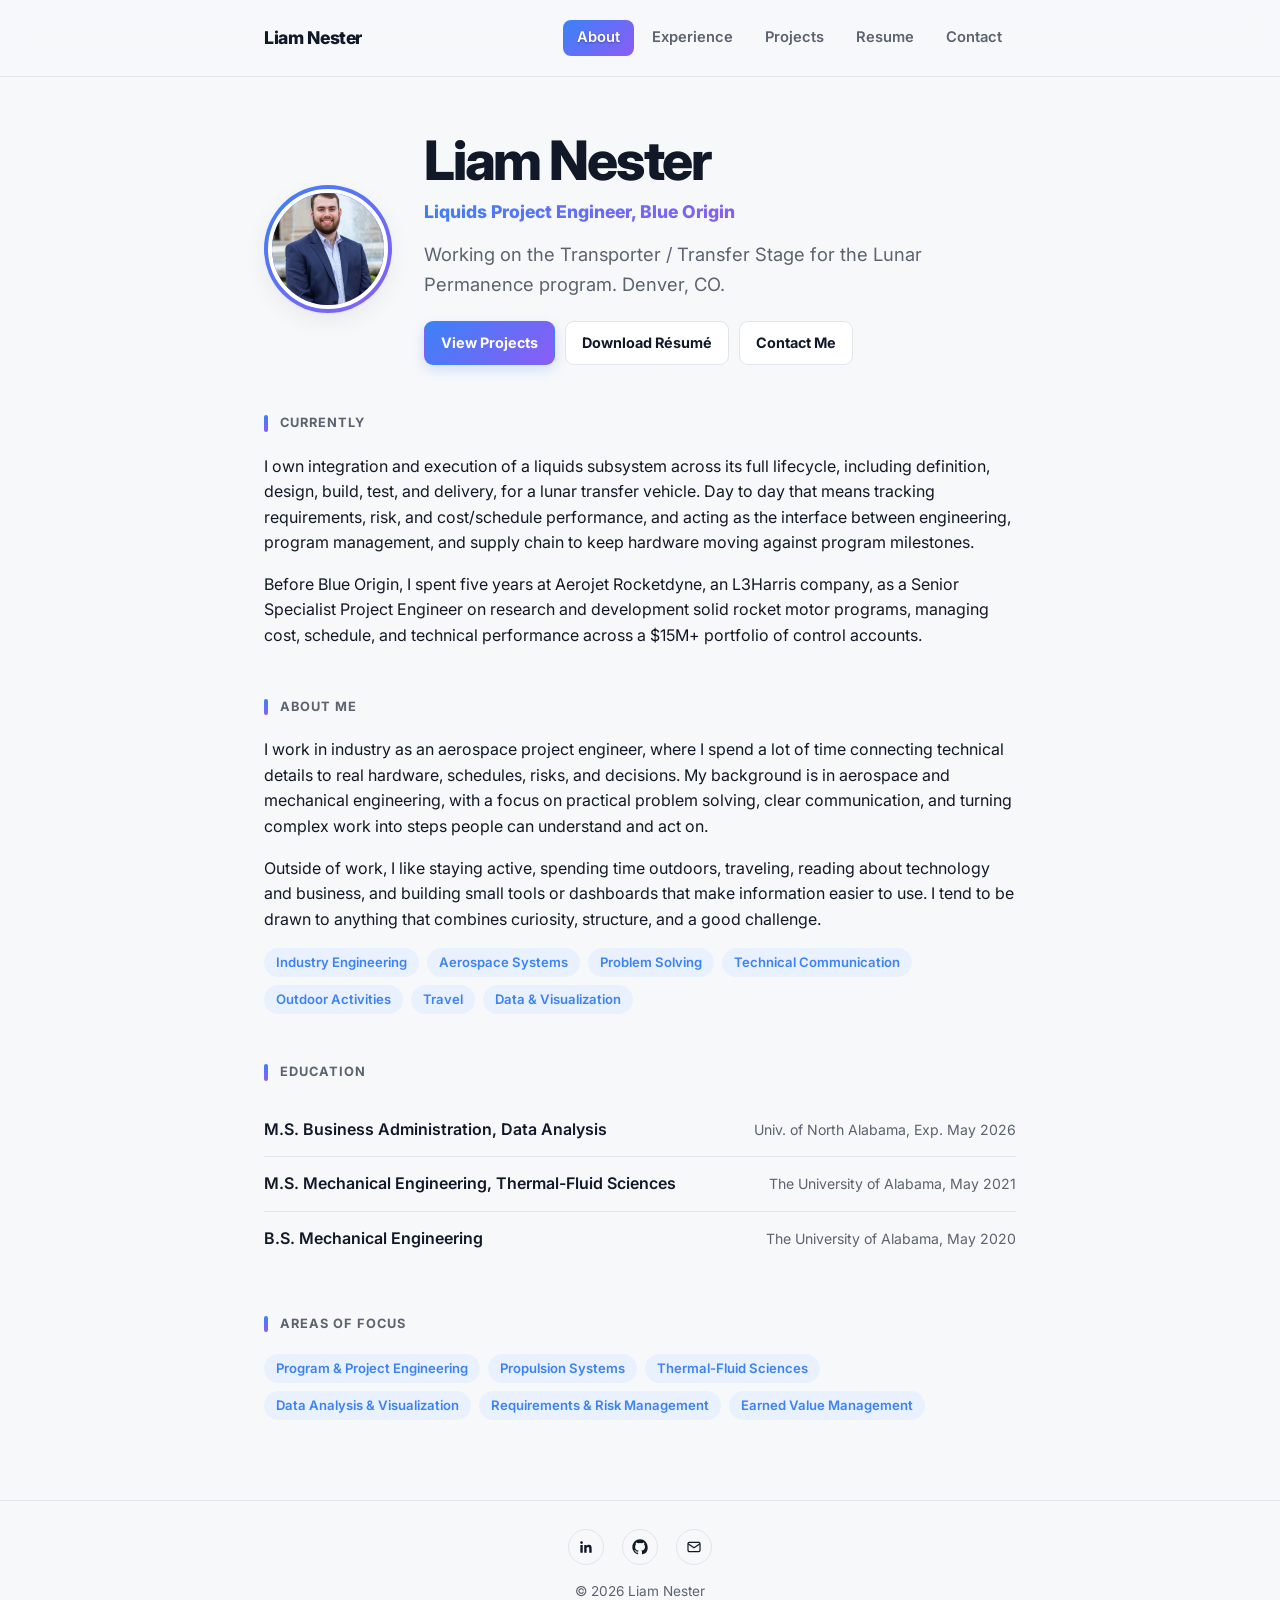
<file: index.html>
<!DOCTYPE html>
<html lang="en">
<head>
  <meta charset="UTF-8" />
  <meta name="viewport" content="width=device-width, initial-scale=1.0" />
  <link rel="preconnect" href="https://fonts.googleapis.com" />
  <link rel="preconnect" href="https://fonts.gstatic.com" crossorigin />
  <link href="https://fonts.googleapis.com/css2?family=Inter:wght@400;500;600;700;800&display=swap" rel="stylesheet" />
  <title>Liam Nester</title>
  <meta name="description" content="Liam Nester: Liquids Project Engineer at Blue Origin, working on the Lunar Permanence program." />
  <link rel="canonical" href="https://liamnester97.github.io/index.html" />
  <meta property="og:type" content="website" />
  <meta property="og:title" content="Liam Nester" />
  <meta property="og:description" content="Liam Nester: Liquids Project Engineer at Blue Origin, working on the Lunar Permanence program." />
  <meta property="og:url" content="https://liamnester97.github.io/index.html" />
  <meta property="og:image" content="https://liamnester97.github.io/assets/images/headshot.jpg" />
  <meta name="twitter:card" content="summary_large_image" />
  <meta name="twitter:title" content="Liam Nester" />
  <meta name="twitter:description" content="Liam Nester: Liquids Project Engineer at Blue Origin, working on the Lunar Permanence program." />
  <meta name="twitter:image" content="https://liamnester97.github.io/assets/images/headshot.jpg" />
  <link rel="icon" href="assets/favicon.svg" type="image/svg+xml" />
  <link rel="stylesheet" href="style.css" />
</head>
<body>
  <header class="site-header">
    <div class="wrap">
      <a class="brand" href="index.html">Liam Nester</a>
      <nav class="main-nav">
        <a href="index.html" class="active">About</a>
        <a href="experience.html">Experience</a>
        <a href="projects.html">Projects</a>
        <a href="resume.html">Resume</a>
        <a href="contact.html">Contact</a>
      </nav>
    </div>
  </header>

  <main>
    <div class="wrap">
      <div class="hero">
        <div class="hero-photo">
          <img src="assets/images/headshot.jpg" alt="Headshot photo of Liam Nester" />
        </div>
        <div class="hero-text">
          <h1>Liam Nester</h1>
          <p class="hero-role">Liquids Project Engineer, Blue Origin</p>
          <p class="lede">
            Working on the Transporter / Transfer Stage for the Lunar
            Permanence program. Denver, CO.
          </p>
          <div class="hero-actions" aria-label="Primary actions">
            <a class="button button--primary" href="projects.html">View Projects</a>
            <a class="button button--secondary" href="assets/Liam-Nester-Resume.pdf" download>Download Résumé</a>
            <a class="button button--secondary" href="contact.html">Contact Me</a>
          </div>
        </div>
      </div>

      <section>
        <h2>Currently</h2>
        <p>
          I own integration and execution of a liquids subsystem across its full
          lifecycle, including definition, design, build, test, and delivery, for a
          lunar transfer vehicle. Day to day that means tracking requirements, risk,
          and cost/schedule performance, and acting as the interface between
          engineering, program management, and supply chain to keep hardware
          moving against program milestones.
        </p>
        <p>
          Before Blue Origin, I spent five years at Aerojet Rocketdyne, an L3Harris
          company, as a Senior Specialist Project Engineer on research and
          development solid rocket motor programs, managing cost, schedule, and
          technical performance across a $15M+ portfolio of control accounts.
        </p>
      </section>

      <section>
        <h2>About me</h2>
        <p>
          I work in industry as an aerospace project engineer, where I spend a
          lot of time connecting technical details to real hardware, schedules,
          risks, and decisions. My background is in aerospace and mechanical
          engineering, with a focus on practical problem solving, clear
          communication, and turning complex work into steps people can
          understand and act on.
        </p>
        <p>
          Outside of work, I like staying active, spending time outdoors,
          traveling, reading about technology and business, and building small
          tools or dashboards that make information easier to use. I tend to be
          drawn to anything that combines curiosity, structure, and a good
          challenge.
        </p>
        <div class="pill-row">
          <span class="pill">Industry Engineering</span>
          <span class="pill">Aerospace Systems</span>
          <span class="pill">Problem Solving</span>
          <span class="pill">Technical Communication</span>
          <span class="pill">Outdoor Activities</span>
          <span class="pill">Travel</span>
          <span class="pill">Data & Visualization</span>
        </div>
      </section>

      <section>
        <h2>Education</h2>
        <div class="edu-row">
          <h3>M.S. Business Administration, Data Analysis</h3>
          <span class="meta">Univ. of North Alabama, Exp. May 2026</span>
        </div>
        <div class="edu-row">
          <h3>M.S. Mechanical Engineering, Thermal-Fluid Sciences</h3>
          <span class="meta">The University of Alabama, May 2021</span>
        </div>
        <div class="edu-row">
          <h3>B.S. Mechanical Engineering</h3>
          <span class="meta">The University of Alabama, May 2020</span>
        </div>
      </section>

      <section>
        <h2>Areas of focus</h2>
        <div class="pill-row">
          <span class="pill">Program & Project Engineering</span>
          <span class="pill">Propulsion Systems</span>
          <span class="pill">Thermal-Fluid Sciences</span>
          <span class="pill">Data Analysis & Visualization</span>
          <span class="pill">Requirements & Risk Management</span>
          <span class="pill">Earned Value Management</span>
        </div>
      </section>
    </div>
  </main>

  <footer class="site-footer">
    <div class="wrap">
      <div class="icon-links icon-links--sm">
        <a class="icon-link" href="https://www.linkedin.com/in/liamnester/" target="_blank" rel="noopener noreferrer" aria-label="LinkedIn">
          <svg viewBox="0 0 24 24" fill="currentColor" aria-hidden="true"><path d="M20.45 20.45h-3.56v-5.57c0-1.33-.02-3.04-1.85-3.04-1.85 0-2.14 1.45-2.14 2.94v5.67H9.34V9h3.42v1.56h.05c.48-.9 1.64-1.85 3.37-1.85 3.6 0 4.27 2.37 4.27 5.45v6.29zM5.34 7.43a2.07 2.07 0 1 1 0-4.14 2.07 2.07 0 0 1 0 4.14zM7.12 20.45H3.56V9h3.56v11.45z"/></svg>
        </a>
        <a class="icon-link" href="https://github.com/liamnester97" target="_blank" rel="noopener noreferrer" aria-label="GitHub">
          <svg viewBox="0 0 24 24" fill="currentColor" aria-hidden="true"><path d="M12 .5C5.73.5.5 5.73.5 12c0 5.1 3.29 9.4 7.86 10.94.57.1.79-.25.79-.55 0-.27-.01-1.15-.02-2.08-3.2.7-3.87-1.36-3.87-1.36-.53-1.33-1.29-1.69-1.29-1.69-1.05-.72.08-.71.08-.71 1.17.08 1.78 1.2 1.78 1.2 1.03 1.77 2.7 1.26 3.36.96.1-.75.4-1.26.73-1.55-2.55-.29-5.23-1.28-5.23-5.68 0-1.25.45-2.28 1.19-3.08-.12-.29-.52-1.46.11-3.05 0 0 .97-.31 3.18 1.18a11.06 11.06 0 0 1 5.79 0c2.2-1.49 3.18-1.18 3.18-1.18.63 1.59.23 2.76.11 3.05.74.8 1.19 1.83 1.19 3.08 0 4.41-2.69 5.38-5.25 5.67.41.36.78 1.07.78 2.16 0 1.56-.01 2.82-.01 3.2 0 .31.21.66.8.55A10.52 10.52 0 0 0 23.5 12C23.5 5.73 18.27.5 12 .5z"/></svg>
        </a>
        <a class="icon-link" href="mailto:liammnester@gmail.com" aria-label="Email">
          <svg viewBox="0 0 24 24" fill="none" stroke="currentColor" stroke-width="1.8" aria-hidden="true"><rect x="3" y="5" width="18" height="14" rx="2"/><path d="M3 7l9 6 9-6"/></svg>
        </a>
      </div>
      <div>&copy; 2026 Liam Nester</div>
    </div>
  </footer>
</body>
</html>
</file>
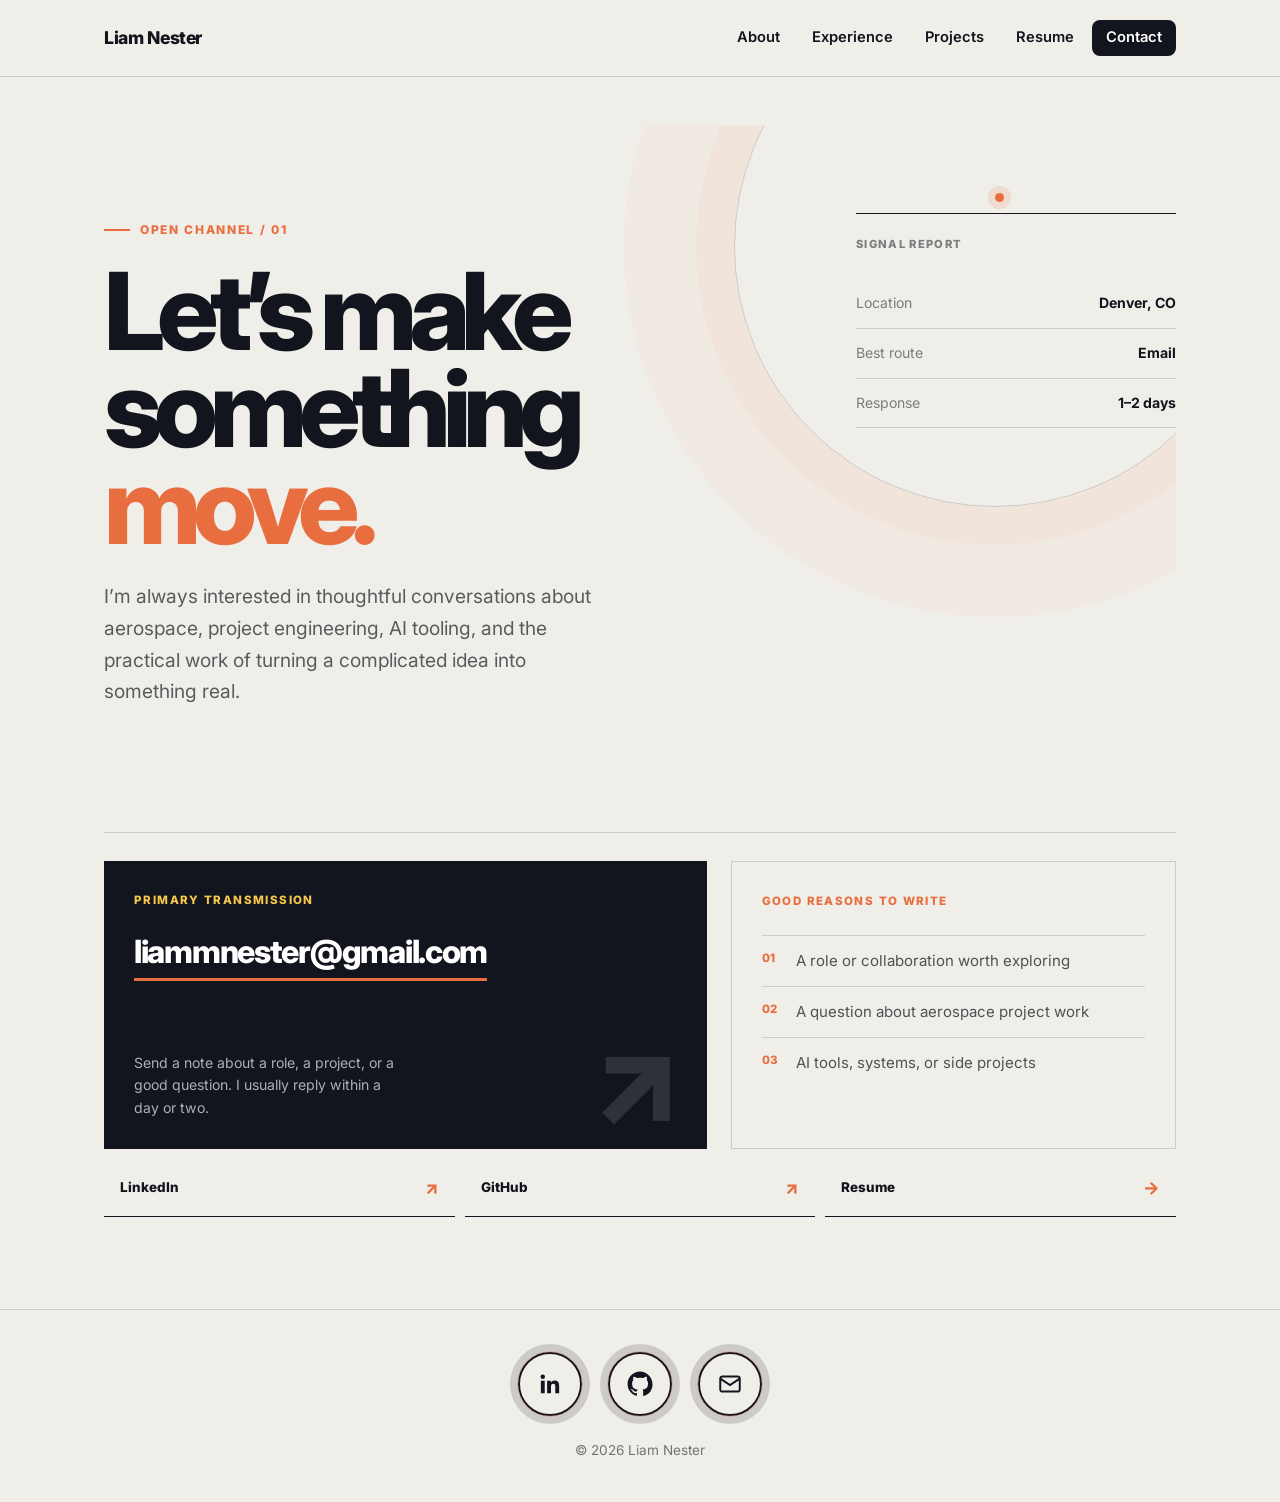
<file: contact.html>
<!DOCTYPE html>
<html lang="en">
<head>
  <meta charset="UTF-8" />
  <meta name="viewport" content="width=device-width, initial-scale=1.0" />
  <link rel="preconnect" href="https://fonts.googleapis.com" />
  <link rel="preconnect" href="https://fonts.gstatic.com" crossorigin />
  <link href="https://fonts.googleapis.com/css2?family=Inter:wght@400;500;600;700;800&display=swap" rel="stylesheet" />
  <title>Contact | Liam Nester</title>
  <meta name="description" content="Get in touch with Liam Nester, an aerospace project engineer based in Denver, CO." />
  <link rel="canonical" href="https://liamnester97.github.io/contact.html" />
  <meta property="og:type" content="website" />
  <meta property="og:title" content="Contact | Liam Nester" />
  <meta property="og:description" content="Get in touch with Liam Nester, an aerospace project engineer based in Denver, CO." />
  <meta property="og:url" content="https://liamnester97.github.io/contact.html" />
  <meta property="og:image" content="https://liamnester97.github.io/assets/images/headshot.jpg" />
  <meta name="twitter:card" content="summary_large_image" />
  <meta name="twitter:title" content="Contact | Liam Nester" />
  <meta name="twitter:description" content="Get in touch with Liam Nester, an aerospace project engineer based in Denver, CO." />
  <meta name="twitter:image" content="https://liamnester97.github.io/assets/images/headshot.jpg" />
  <link rel="icon" href="assets/favicon.svg" type="image/svg+xml" />
  <link rel="stylesheet" href="style.css" />
  <style>
    .contact-page {
      --contact-ink: #12151d;
      --contact-paper: #f0eee8;
      --contact-orange: #e86e3f;
      --contact-yellow: #f7c84b;
      --contact-line: rgba(18, 21, 29, 0.16);
      color: var(--contact-ink);
      background: var(--contact-paper);
      overflow: hidden;
    }

    .contact-page .site-header,
    .contact-page .site-footer {
      background: var(--contact-paper);
      border-color: var(--contact-line);
    }

    .contact-page .brand,
    .contact-page .main-nav a { color: var(--contact-ink); }
    .contact-page .main-nav a:hover { background: rgba(232, 110, 63, 0.12); }
    .contact-page .main-nav a.active { background: var(--contact-ink); }

    .contact-page main { padding: 0 0 92px; }
    .contact-shell { max-width: 1120px; }

    .contact-hero {
      position: relative;
      display: grid;
      grid-template-columns: minmax(0, 1.2fr) minmax(300px, 0.8fr);
      gap: clamp(40px, 8vw, 112px);
      align-items: end;
      min-height: 520px;
      padding: 88px 0 76px;
      overflow: hidden;
    }

    .contact-hero::before {
      content: "";
      position: absolute;
      z-index: 0;
      top: -140px;
      right: -80px;
      width: 520px;
      height: 520px;
      border: 1px solid var(--contact-line);
      border-radius: 50%;
      box-shadow: 0 0 0 38px rgba(232, 110, 63, 0.05), 0 0 0 110px rgba(232, 110, 63, 0.035);
    }

    .contact-hero::after {
      content: "";
      position: absolute;
      z-index: 0;
      top: 68px;
      right: 172px;
      width: 9px;
      height: 9px;
      background: var(--contact-orange);
      border-radius: 50%;
      box-shadow: 0 0 0 7px rgba(232, 110, 63, 0.15);
    }

    .contact-hero > * { position: relative; z-index: 1; }

    .contact-kicker {
      display: inline-flex;
      align-items: center;
      gap: 10px;
      margin: 0 0 24px;
      color: var(--contact-orange);
      font-size: 0.75rem;
      font-weight: 800;
      letter-spacing: 0.14em;
      text-transform: uppercase;
    }

    .contact-kicker::before {
      content: "";
      width: 26px;
      height: 2px;
      background: var(--contact-orange);
    }

    .contact-title {
      max-width: 760px;
      margin: 0;
      color: var(--contact-ink);
      font-size: clamp(3.4rem, 8.4vw, 7.6rem);
      font-weight: 800;
      letter-spacing: -0.075em;
      line-height: 0.9;
    }

    .contact-title em {
      color: var(--contact-orange);
      font-style: normal;
    }

    .contact-intro {
      max-width: 510px;
      margin: 28px 0 0;
      color: rgba(18, 21, 29, 0.68);
      font-size: clamp(1rem, 1.7vw, 1.2rem);
      line-height: 1.65;
    }

    .contact-index {
      align-self: start;
      justify-self: end;
      width: min(100%, 320px);
      padding-top: 22px;
      border-top: 1px solid var(--contact-ink);
    }

    .contact-index-label {
      margin: 0 0 26px;
      color: rgba(18, 21, 29, 0.52);
      font-size: 0.7rem;
      font-weight: 800;
      letter-spacing: 0.12em;
      text-transform: uppercase;
    }

    .contact-index dl { margin: 0; }
    .contact-index-row {
      display: flex;
      justify-content: space-between;
      gap: 20px;
      padding: 13px 0;
      border-bottom: 1px solid var(--contact-line);
      font-size: 0.88rem;
    }

    .contact-index-row dt { color: rgba(18, 21, 29, 0.52); }
    .contact-index-row dd { margin: 0; font-weight: 700; text-align: right; }

    .contact-lower {
      display: grid;
      grid-template-columns: minmax(0, 1.15fr) minmax(260px, 0.85fr);
      gap: 24px;
      padding-top: 28px;
      border-top: 1px solid var(--contact-line);
    }

    .contact-card {
      position: relative;
      display: flex;
      flex-direction: column;
      justify-content: space-between;
      min-height: 288px;
      padding: 30px;
      color: #fff;
      background: var(--contact-ink);
      overflow: hidden;
    }

    .contact-card::after {
      content: "↗";
      position: absolute;
      right: 25px;
      bottom: 8px;
      color: rgba(255, 255, 255, 0.12);
      font-size: 8rem;
      font-weight: 800;
      line-height: 1;
    }

    .contact-card-label,
    .contact-reasons-label {
      margin: 0 0 24px;
      font-size: 0.72rem;
      font-weight: 800;
      letter-spacing: 0.12em;
      text-transform: uppercase;
    }

    .contact-card-label { color: var(--contact-yellow); }

    .contact-email {
      position: relative;
      z-index: 1;
      display: inline-block;
      width: fit-content;
      max-width: 100%;
      color: #fff;
      font-size: clamp(1.2rem, 2.5vw, 2rem);
      font-weight: 800;
      letter-spacing: -0.04em;
      line-height: 1.1;
      overflow-wrap: anywhere;
      text-decoration: none;
    }

    .contact-email::after {
      content: "";
      display: block;
      height: 3px;
      margin-top: 9px;
      background: var(--contact-orange);
      transform-origin: left;
      transition: transform 180ms ease;
    }

    .contact-email:hover::after,
    .contact-email:focus-visible::after { transform: scaleX(0.55); }

    .contact-response {
      position: relative;
      z-index: 1;
      max-width: 260px;
      margin: 28px 0 0;
      color: rgba(255, 255, 255, 0.66);
      font-size: 0.88rem;
    }

    .contact-reasons {
      padding: 30px;
      border: 1px solid var(--contact-line);
    }

    .contact-reasons-label { color: var(--contact-orange); }
    .contact-reasons ul { margin: 0; padding: 0; list-style: none; }

    .contact-reasons li {
      display: flex;
      gap: 14px;
      padding: 13px 0;
      border-top: 1px solid var(--contact-line);
      color: rgba(18, 21, 29, 0.72);
      font-size: 0.94rem;
    }

    .contact-reasons li::before {
      content: "0" counter(contact-reason);
      counter-increment: contact-reason;
      min-width: 20px;
      color: var(--contact-orange);
      font-size: 0.72rem;
      font-weight: 800;
    }

    .contact-reasons ul { counter-reset: contact-reason; }

    .contact-links {
      display: grid;
      grid-template-columns: repeat(3, 1fr);
      gap: 10px;
      margin-top: 10px;
    }

    .contact-link {
      display: flex;
      align-items: center;
      justify-content: space-between;
      gap: 12px;
      min-height: 58px;
      padding: 0 16px;
      color: var(--contact-ink);
      border-bottom: 1px solid var(--contact-ink);
      font-size: 0.84rem;
      font-weight: 800;
      text-decoration: none;
      transition: color 160ms ease, background 160ms ease, padding 160ms ease;
    }

    .contact-link span:last-child { color: var(--contact-orange); font-size: 1.1rem; }
    .contact-link:hover,
    .contact-link:focus-visible { padding-left: 21px; color: #fff; background: var(--contact-orange); }
    .contact-link:hover span:last-child,
    .contact-link:focus-visible span:last-child { color: #fff; }

    .contact-page a:focus-visible {
      outline: 3px solid var(--contact-yellow);
      outline-offset: 4px;
    }

    .contact-page .site-footer { color: rgba(18, 21, 29, 0.56); }
    .contact-page .site-footer { padding-top: 42px; }
    .contact-page .contact-footer-links {
      gap: 26px;
      margin-bottom: 8px;
    }

    .contact-page .contact-footer-links .icon-link {
      position: relative;
      width: 64px;
      height: 64px;
      border: 2px solid var(--contact-ink);
      color: var(--contact-ink);
      background: transparent;
      box-shadow: 0 0 0 7px transparent, 0 0 0 8px var(--contact-line);
      transition: color 180ms ease, background 180ms ease, border-color 180ms ease, transform 180ms ease, box-shadow 180ms ease;
    }

    .contact-page .contact-footer-links .icon-link::before {
      content: "";
      position: absolute;
      inset: -8px;
      border: 1px solid var(--contact-orange);
      border-radius: 50%;
      opacity: 0.45;
      transform: scale(0.86);
      transition: opacity 180ms ease, transform 180ms ease;
    }

    .contact-page .contact-footer-links .icon-link svg {
      position: relative;
      z-index: 1;
      width: 26px;
      height: 26px;
    }

    .contact-page .contact-footer-links .icon-link:hover,
    .contact-page .contact-footer-links .icon-link:focus-visible {
      color: #fff;
      border-color: var(--contact-orange);
      background: var(--contact-orange);
      box-shadow: 0 0 0 7px rgba(232, 110, 63, 0.14), 0 0 0 8px var(--contact-orange);
      transform: translateY(-4px);
    }

    .contact-page .contact-footer-links .icon-link:hover::before,
    .contact-page .contact-footer-links .icon-link:focus-visible::before {
      opacity: 0.9;
      transform: scale(1.08);
    }

    @media (max-width: 720px) {
      .contact-hero { grid-template-columns: 1fr; gap: 54px; min-height: auto; padding: 68px 0 60px; }
      .contact-index { justify-self: start; width: min(100%, 430px); }
      .contact-hero::before { top: 12px; right: -280px; }
      .contact-hero::after { top: 82px; right: 110px; }
      .contact-lower { grid-template-columns: 1fr; }
    }

    @media (max-width: 480px) {
      .contact-shell { padding-left: 20px; padding-right: 20px; }
      .contact-hero { padding-top: 52px; }
      .contact-title { font-size: clamp(3.1rem, 16vw, 4.8rem); }
      .contact-card,
      .contact-reasons { padding: 24px; }
      .contact-links { grid-template-columns: 1fr; gap: 0; }
      .contact-link { min-height: 52px; }
      .contact-page .contact-footer-links { gap: 20px; }
      .contact-page .contact-footer-links .icon-link { width: 58px; height: 58px; }
      .contact-page .contact-footer-links .icon-link svg { width: 24px; height: 24px; }
    }

    @media (prefers-color-scheme: dark) {
      .contact-page { --contact-paper: #17191f; --contact-ink: #f1eee7; --contact-line: rgba(241, 238, 231, 0.18); }
      .contact-intro,
      .contact-index-row dt,
      .contact-index-label,
      .contact-reasons li { color: rgba(241, 238, 231, 0.65); }
      .contact-card { background: #0e1015; }
    }
  </style>
</head>
<body class="contact-page">
  <header class="site-header">
    <div class="wrap contact-shell">
      <a class="brand" href="index.html">Liam Nester</a>
      <nav class="main-nav" aria-label="Main navigation">
        <a href="index.html">About</a>
        <a href="experience.html">Experience</a>
        <a href="projects.html">Projects</a>
        <a href="resume.html">Resume</a>
        <a href="contact.html" class="active" aria-current="page">Contact</a>
      </nav>
    </div>
  </header>

  <main>
    <div class="wrap contact-shell">
      <section class="contact-hero" aria-labelledby="contact-title">
        <div>
          <p class="contact-kicker">Open channel / 01</p>
          <h1 id="contact-title" class="contact-title">Let’s make something <em>move.</em></h1>
          <p class="contact-intro">I’m always interested in thoughtful conversations about aerospace, project engineering, AI tooling, and the practical work of turning a complicated idea into something real.</p>
        </div>

        <aside class="contact-index" aria-label="Current contact details">
          <p class="contact-index-label">Signal report</p>
          <dl>
            <div class="contact-index-row">
              <dt>Location</dt>
              <dd>Denver, CO</dd>
            </div>
            <div class="contact-index-row">
              <dt>Best route</dt>
              <dd>Email</dd>
            </div>
            <div class="contact-index-row">
              <dt>Response</dt>
              <dd>1–2 days</dd>
            </div>
          </dl>
        </aside>
      </section>

      <section class="contact-lower" aria-label="Ways to connect">
        <div class="contact-card">
          <div>
            <p class="contact-card-label">Primary transmission</p>
            <a class="contact-email" href="mailto:liammnester@gmail.com">liammnester@gmail.com</a>
          </div>
          <p class="contact-response">Send a note about a role, a project, or a good question. I usually reply within a day or two.</p>
        </div>

        <div class="contact-reasons">
          <p class="contact-reasons-label">Good reasons to write</p>
          <ul>
            <li>A role or collaboration worth exploring</li>
            <li>A question about aerospace project work</li>
            <li>AI tools, systems, or side projects</li>
          </ul>
        </div>
      </section>

      <nav class="contact-links" aria-label="Other ways to connect">
        <a class="contact-link" href="https://www.linkedin.com/in/liamnester/" target="_blank" rel="noopener noreferrer"><span>LinkedIn</span><span aria-hidden="true">↗</span></a>
        <a class="contact-link" href="https://github.com/liamnester97" target="_blank" rel="noopener noreferrer"><span>GitHub</span><span aria-hidden="true">↗</span></a>
        <a class="contact-link" href="resume.html"><span>Resume</span><span aria-hidden="true">→</span></a>
      </nav>
    </div>
  </main>

  <footer class="site-footer">
    <div class="wrap contact-shell">
      <div class="icon-links icon-links--sm contact-footer-links">
        <a class="icon-link" href="https://www.linkedin.com/in/liamnester/" target="_blank" rel="noopener noreferrer" aria-label="LinkedIn">
          <svg viewBox="0 0 24 24" fill="currentColor" aria-hidden="true"><path d="M20.45 20.45h-3.56v-5.57c0-1.33-.02-3.04-1.85-3.04-1.85 0-2.14 1.45-2.14 2.94v5.67H9.34V9h3.42v1.56h.05c.48-.9 1.64-1.85 3.37-1.85 3.6 0 4.27 2.37 4.27 5.45v6.29zM5.34 7.43a2.07 2.07 0 1 1 0-4.14 2.07 2.07 0 0 1 0 4.14zM7.12 20.45H3.56V9h3.56v11.45z"/></svg>
        </a>
        <a class="icon-link" href="https://github.com/liamnester97" target="_blank" rel="noopener noreferrer" aria-label="GitHub">
          <svg viewBox="0 0 24 24" fill="currentColor" aria-hidden="true"><path d="M12 .5C5.73.5.5 5.73.5 12c0 5.1 3.29 9.4 7.86 10.94.57.1.79-.25.79-.55 0-.27-.01-1.15-.02-2.08-3.2.7-3.87-1.36-3.87-1.36-.53-1.33-1.29-1.69-1.29-1.69-1.05-.72.08-.71.08-.71 1.17.08 1.78 1.2 1.78 1.2 1.03 1.77 2.7 1.26 3.36.96.1-.75.4-1.26.73-1.55-2.55-.29-5.23-1.28-5.23-5.68 0-1.25.45-2.28 1.19-3.08-.12-.29-.52-1.46.11-3.05 0 0 .97-.31 3.18 1.18a11.06 11.06 0 0 1 5.79 0c2.2-1.49 3.18-1.18 3.18-1.18.63 1.59.23 2.76.11 3.05.74.8 1.19 1.83 1.19 3.08 0 4.41-2.69 5.38-5.25 5.67.41.36.78 1.07.78 2.16 0 1.56-.01 2.82-.01 3.2 0 .31.21.66.8.55A10.52 10.52 0 0 0 23.5 12C23.5 5.73 18.27.5 12 .5z"/></svg>
        </a>
        <a class="icon-link" href="mailto:liammnester@gmail.com" aria-label="Email">
          <svg viewBox="0 0 24 24" fill="none" stroke="currentColor" stroke-width="1.8" aria-hidden="true"><rect x="3" y="5" width="18" height="14" rx="2"/><path d="M3 7l9 6 9-6"/></svg>
        </a>
      </div>
      <div>&copy; 2026 Liam Nester</div>
    </div>
  </footer>
</body>
</html>
</file>
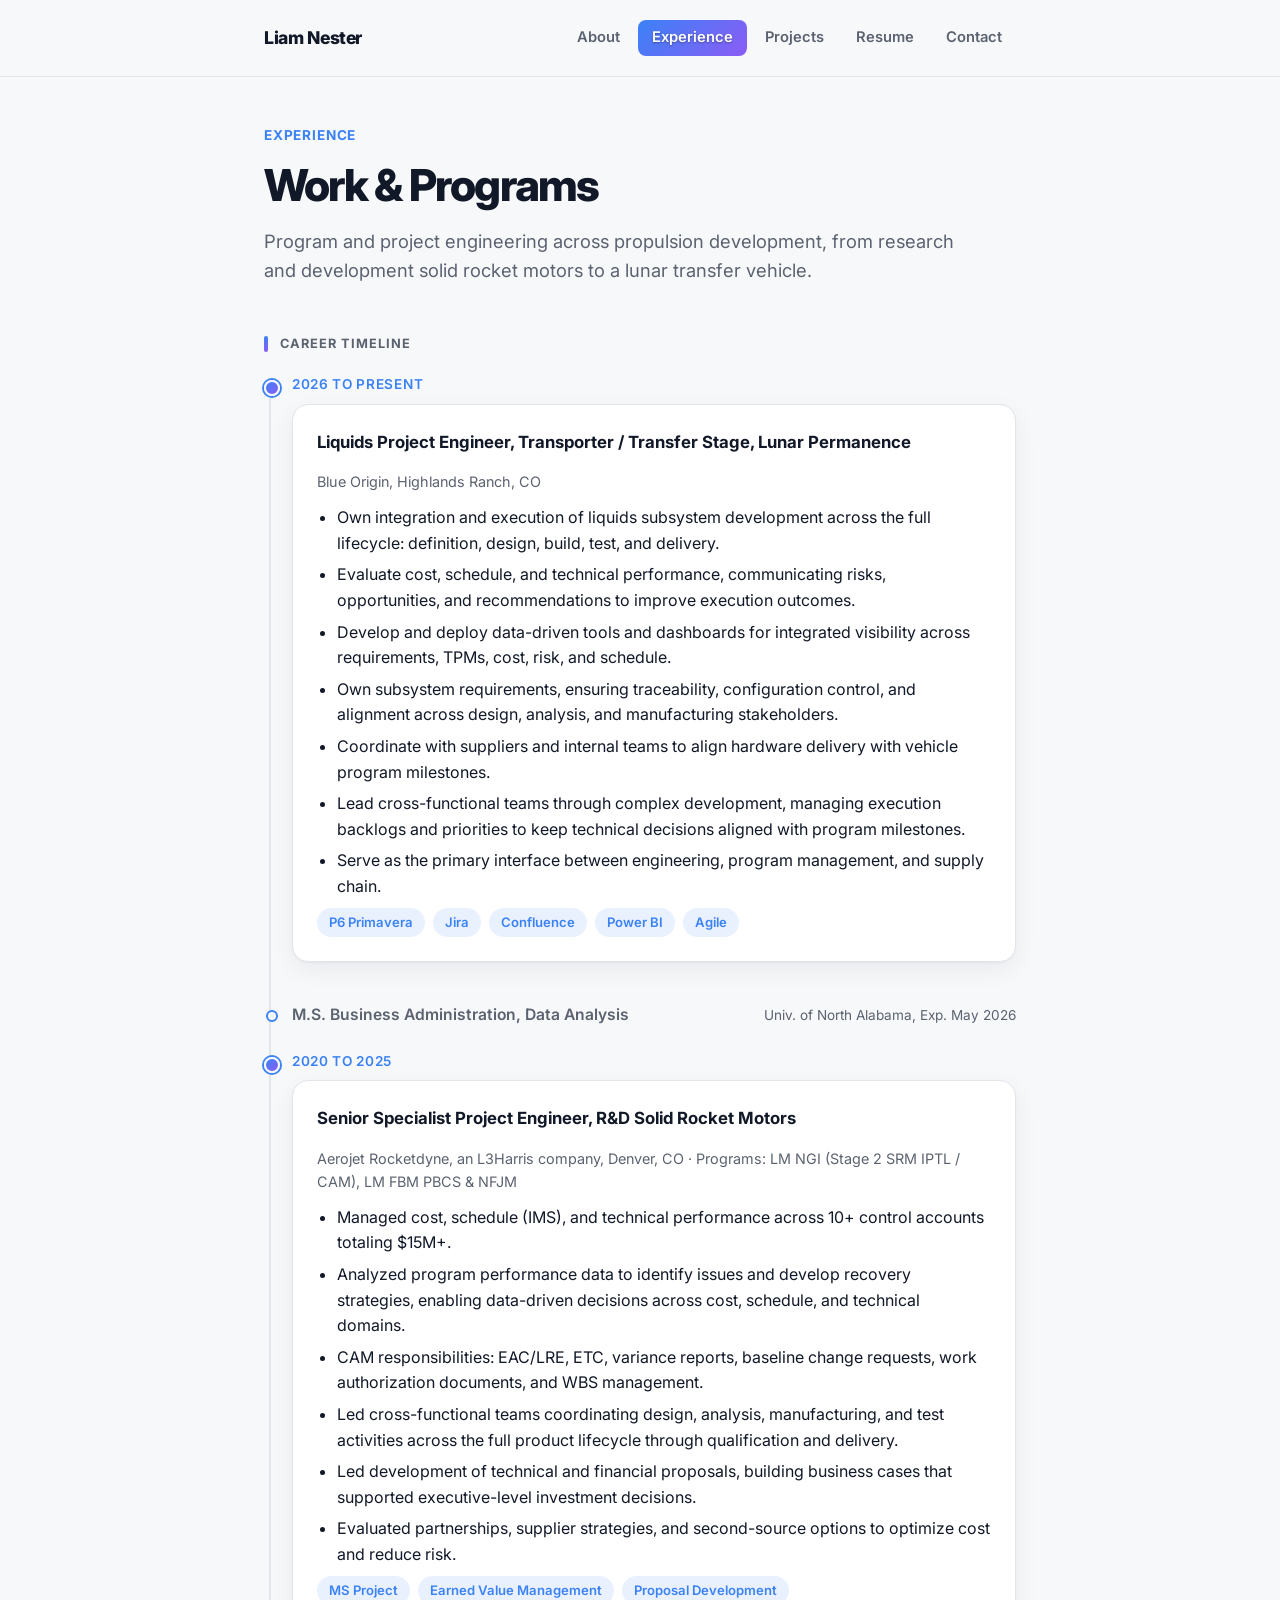
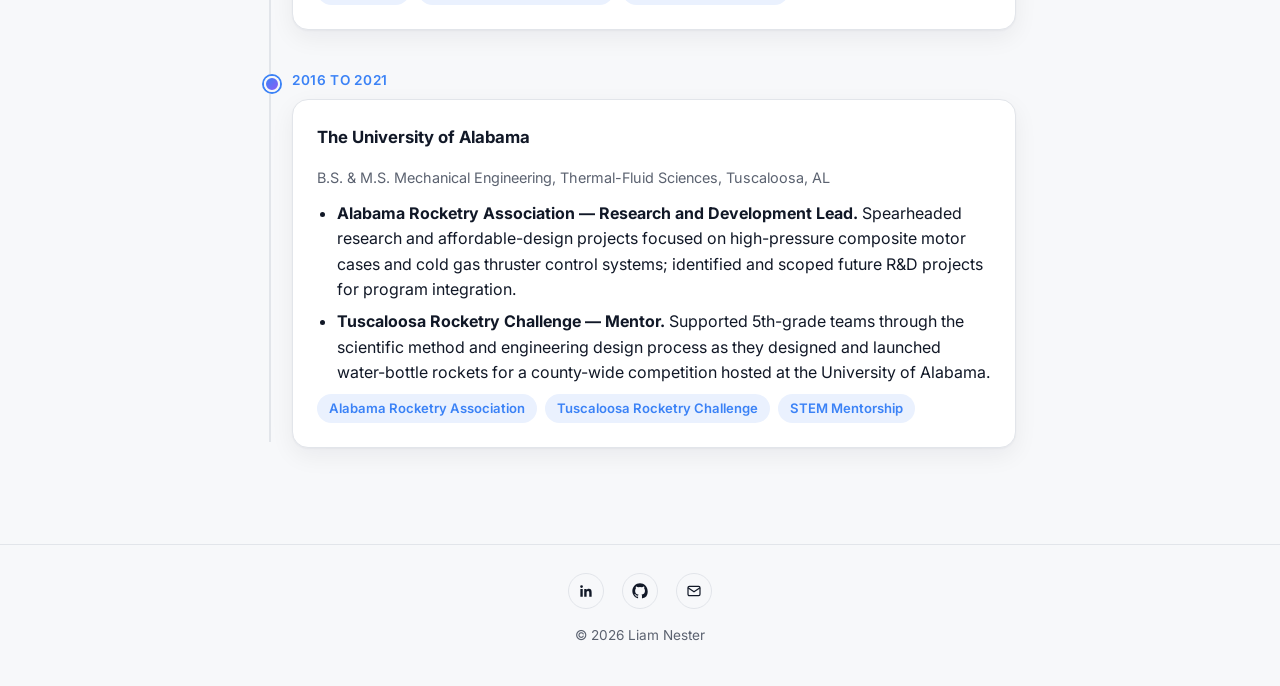
<file: experience.html>
<!DOCTYPE html>
<html lang="en">
<head>
  <meta charset="UTF-8" />
  <meta name="viewport" content="width=device-width, initial-scale=1.0" />
  <link rel="preconnect" href="https://fonts.googleapis.com" />
  <link rel="preconnect" href="https://fonts.gstatic.com" crossorigin />
  <link href="https://fonts.googleapis.com/css2?family=Inter:wght@400;500;600;700;800&display=swap" rel="stylesheet" />
  <title>Experience | Liam Nester</title>
  <meta name="description" content="Career timeline and program experience for Liam Nester, covering propulsion development from solid rocket motors to a lunar transfer vehicle." />
  <link rel="canonical" href="https://liamnester97.github.io/experience.html" />
  <meta property="og:type" content="website" />
  <meta property="og:title" content="Experience | Liam Nester" />
  <meta property="og:description" content="Career timeline and program experience for Liam Nester, covering propulsion development from solid rocket motors to a lunar transfer vehicle." />
  <meta property="og:url" content="https://liamnester97.github.io/experience.html" />
  <meta property="og:image" content="https://liamnester97.github.io/assets/images/headshot.jpg" />
  <meta name="twitter:card" content="summary_large_image" />
  <meta name="twitter:title" content="Experience | Liam Nester" />
  <meta name="twitter:description" content="Career timeline and program experience for Liam Nester, covering propulsion development from solid rocket motors to a lunar transfer vehicle." />
  <meta name="twitter:image" content="https://liamnester97.github.io/assets/images/headshot.jpg" />
  <link rel="icon" href="assets/favicon.svg" type="image/svg+xml" />
  <link rel="stylesheet" href="style.css" />
</head>
<body>
  <header class="site-header">
    <div class="wrap">
      <a class="brand" href="index.html">Liam Nester</a>
      <nav class="main-nav">
        <a href="index.html">About</a>
        <a href="experience.html" class="active">Experience</a>
        <a href="projects.html">Projects</a>
        <a href="resume.html">Resume</a>
        <a href="contact.html">Contact</a>
      </nav>
    </div>
  </header>

  <main>
    <div class="wrap">
      <p class="eyebrow">Experience</p>
      <h1>Work &amp; Programs</h1>
      <p class="lede">
        Program and project engineering across propulsion development,
        from research and development solid rocket motors to a lunar
        transfer vehicle.
      </p>

      <section>
        <h2>Career Timeline</h2>
        <div class="timeline">
          <div class="timeline-item">
            <p class="timeline-date">2026 to Present</p>
            <div class="card">
              <h3>Liquids Project Engineer, Transporter / Transfer Stage, Lunar Permanence</h3>
              <p class="meta">Blue Origin, Highlands Ranch, CO</p>
              <ul>
                <li>Own integration and execution of liquids subsystem development across the full lifecycle: definition, design, build, test, and delivery.</li>
                <li>Evaluate cost, schedule, and technical performance, communicating risks, opportunities, and recommendations to improve execution outcomes.</li>
                <li>Develop and deploy data-driven tools and dashboards for integrated visibility across requirements, TPMs, cost, risk, and schedule.</li>
                <li>Own subsystem requirements, ensuring traceability, configuration control, and alignment across design, analysis, and manufacturing stakeholders.</li>
                <li>Coordinate with suppliers and internal teams to align hardware delivery with vehicle program milestones.</li>
                <li>Lead cross-functional teams through complex development, managing execution backlogs and priorities to keep technical decisions aligned with program milestones.</li>
                <li>Serve as the primary interface between engineering, program management, and supply chain.</li>
              </ul>
              <div class="pill-row">
                <span class="pill">P6 Primavera</span>
                <span class="pill">Jira</span>
                <span class="pill">Confluence</span>
                <span class="pill">Power BI</span>
                <span class="pill">Agile</span>
              </div>
            </div>
          </div>

          <div class="timeline-item timeline-item--edu">
            <div class="timeline-edu-row">
              <h3>M.S. Business Administration, Data Analysis</h3>
              <span class="meta">Univ. of North Alabama, Exp. May 2026</span>
            </div>
          </div>

          <div class="timeline-item">
            <p class="timeline-date">2020 to 2025</p>
            <div class="card">
              <h3>Senior Specialist Project Engineer, R&amp;D Solid Rocket Motors</h3>
              <p class="meta">Aerojet Rocketdyne, an L3Harris company, Denver, CO · Programs: LM NGI (Stage 2 SRM IPTL / CAM), LM FBM PBCS &amp; NFJM</p>
              <ul>
                <li>Managed cost, schedule (IMS), and technical performance across 10+ control accounts totaling $15M+.</li>
                <li>Analyzed program performance data to identify issues and develop recovery strategies, enabling data-driven decisions across cost, schedule, and technical domains.</li>
                <li>CAM responsibilities: EAC/LRE, ETC, variance reports, baseline change requests, work authorization documents, and WBS management.</li>
                <li>Led cross-functional teams coordinating design, analysis, manufacturing, and test activities across the full product lifecycle through qualification and delivery.</li>
                <li>Led development of technical and financial proposals, building business cases that supported executive-level investment decisions.</li>
                <li>Evaluated partnerships, supplier strategies, and second-source options to optimize cost and reduce risk.</li>
              </ul>
              <div class="pill-row">
                <span class="pill">MS Project</span>
                <span class="pill">Earned Value Management</span>
                <span class="pill">Proposal Development</span>
              </div>
            </div>
          </div>

          <div class="timeline-item">
            <p class="timeline-date">2016 to 2021</p>
            <div class="card">
              <h3>The University of Alabama</h3>
              <p class="meta">B.S. &amp; M.S. Mechanical Engineering, Thermal-Fluid Sciences, Tuscaloosa, AL</p>
              <ul>
                <li><strong>Alabama Rocketry Association — Research and Development Lead.</strong> Spearheaded research and affordable-design projects focused on high-pressure composite motor cases and cold gas thruster control systems; identified and scoped future R&amp;D projects for program integration.</li>
                <li><strong>Tuscaloosa Rocketry Challenge — Mentor.</strong> Supported 5th-grade teams through the scientific method and engineering design process as they designed and launched water-bottle rockets for a county-wide competition hosted at the University of Alabama.</li>
              </ul>
              <div class="pill-row">
                <span class="pill">Alabama Rocketry Association</span>
                <span class="pill">Tuscaloosa Rocketry Challenge</span>
                <span class="pill">STEM Mentorship</span>
              </div>
            </div>
          </div>
        </div>
      </section>

    </div>
  </main>

  <footer class="site-footer">
    <div class="wrap">
      <div class="icon-links icon-links--sm">
        <a class="icon-link" href="https://www.linkedin.com/in/liamnester/" target="_blank" rel="noopener noreferrer" aria-label="LinkedIn">
          <svg viewBox="0 0 24 24" fill="currentColor" aria-hidden="true"><path d="M20.45 20.45h-3.56v-5.57c0-1.33-.02-3.04-1.85-3.04-1.85 0-2.14 1.45-2.14 2.94v5.67H9.34V9h3.42v1.56h.05c.48-.9 1.64-1.85 3.37-1.85 3.6 0 4.27 2.37 4.27 5.45v6.29zM5.34 7.43a2.07 2.07 0 1 1 0-4.14 2.07 2.07 0 0 1 0 4.14zM7.12 20.45H3.56V9h3.56v11.45z"/></svg>
        </a>
        <a class="icon-link" href="https://github.com/liamnester97" target="_blank" rel="noopener noreferrer" aria-label="GitHub">
          <svg viewBox="0 0 24 24" fill="currentColor" aria-hidden="true"><path d="M12 .5C5.73.5.5 5.73.5 12c0 5.1 3.29 9.4 7.86 10.94.57.1.79-.25.79-.55 0-.27-.01-1.15-.02-2.08-3.2.7-3.87-1.36-3.87-1.36-.53-1.33-1.29-1.69-1.29-1.69-1.05-.72.08-.71.08-.71 1.17.08 1.78 1.2 1.78 1.2 1.03 1.77 2.7 1.26 3.36.96.1-.75.4-1.26.73-1.55-2.55-.29-5.23-1.28-5.23-5.68 0-1.25.45-2.28 1.19-3.08-.12-.29-.52-1.46.11-3.05 0 0 .97-.31 3.18 1.18a11.06 11.06 0 0 1 5.79 0c2.2-1.49 3.18-1.18 3.18-1.18.63 1.59.23 2.76.11 3.05.74.8 1.19 1.83 1.19 3.08 0 4.41-2.69 5.38-5.25 5.67.41.36.78 1.07.78 2.16 0 1.56-.01 2.82-.01 3.2 0 .31.21.66.8.55A10.52 10.52 0 0 0 23.5 12C23.5 5.73 18.27.5 12 .5z"/></svg>
        </a>
        <a class="icon-link" href="mailto:liammnester@gmail.com" aria-label="Email">
          <svg viewBox="0 0 24 24" fill="none" stroke="currentColor" stroke-width="1.8" aria-hidden="true"><rect x="3" y="5" width="18" height="14" rx="2"/><path d="M3 7l9 6 9-6"/></svg>
        </a>
      </div>
      <div>&copy; 2026 Liam Nester</div>
    </div>
  </footer>
</body>
</html>
</file>
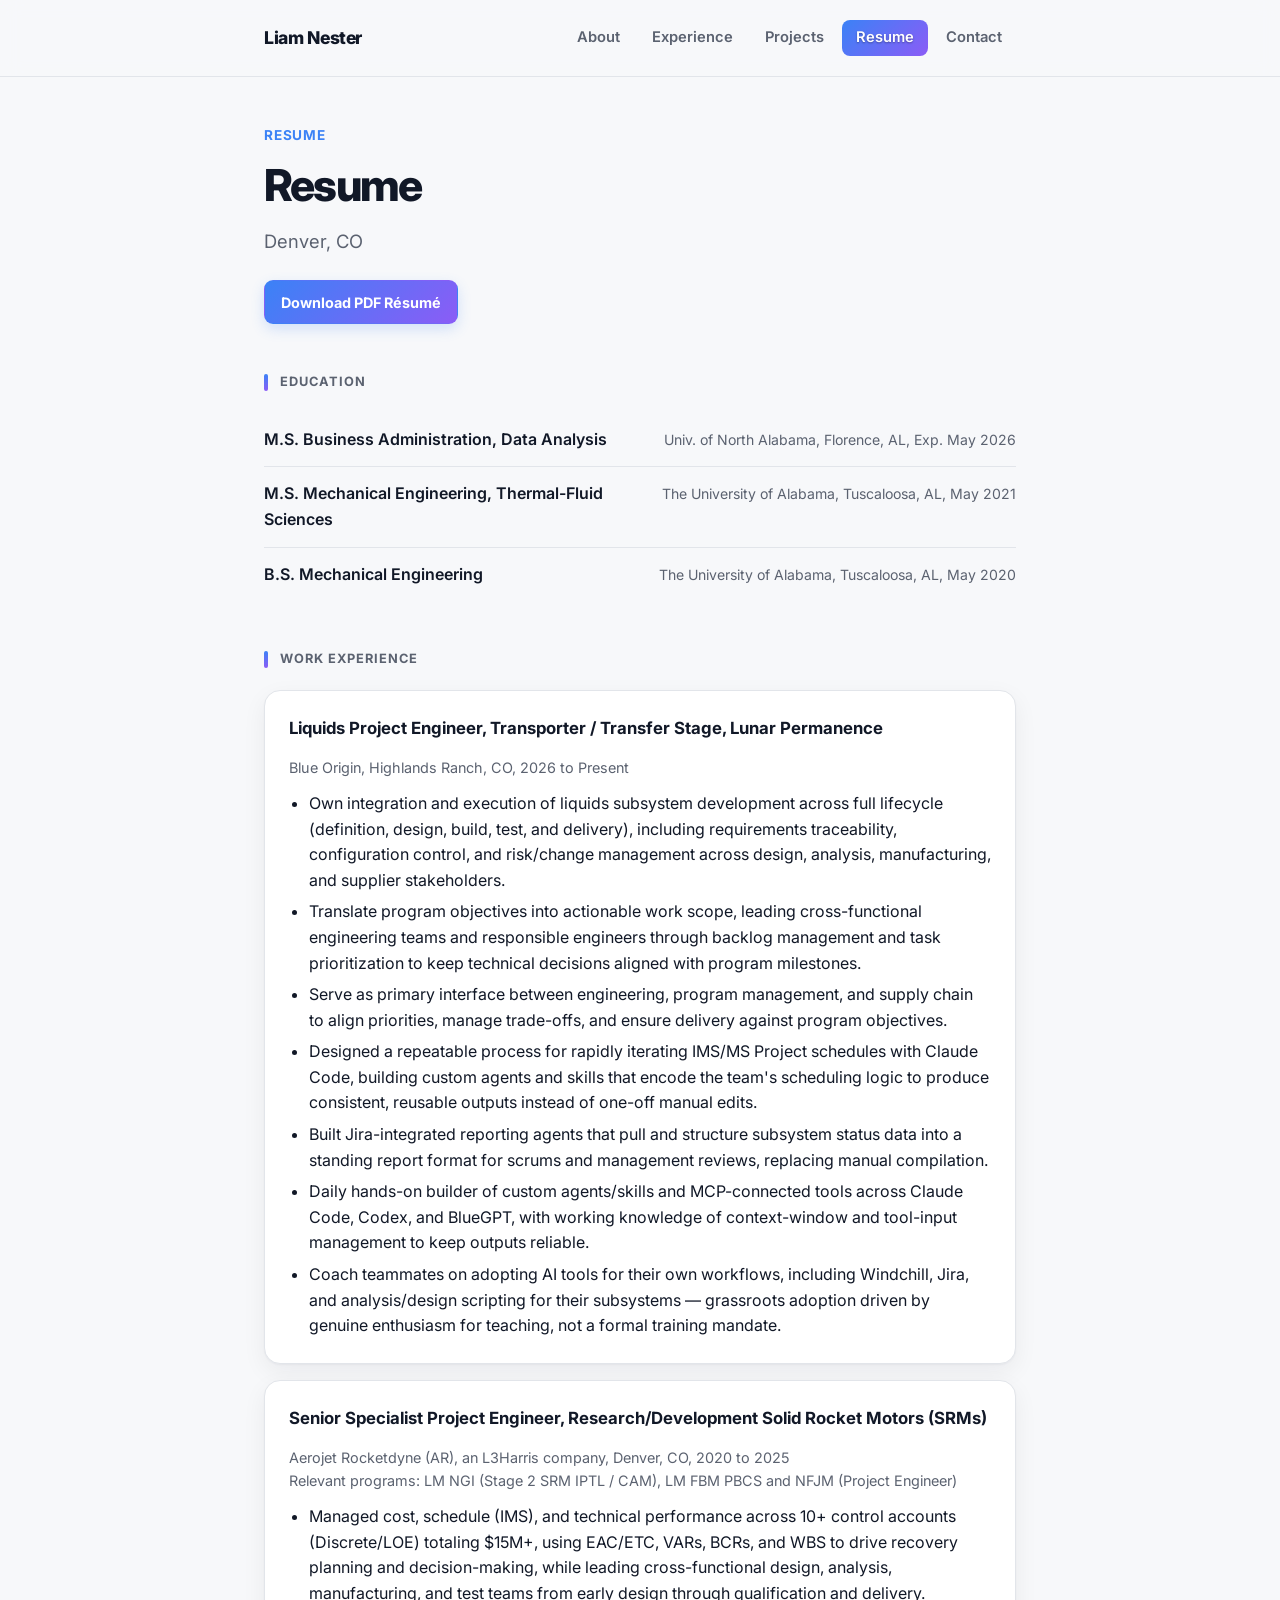
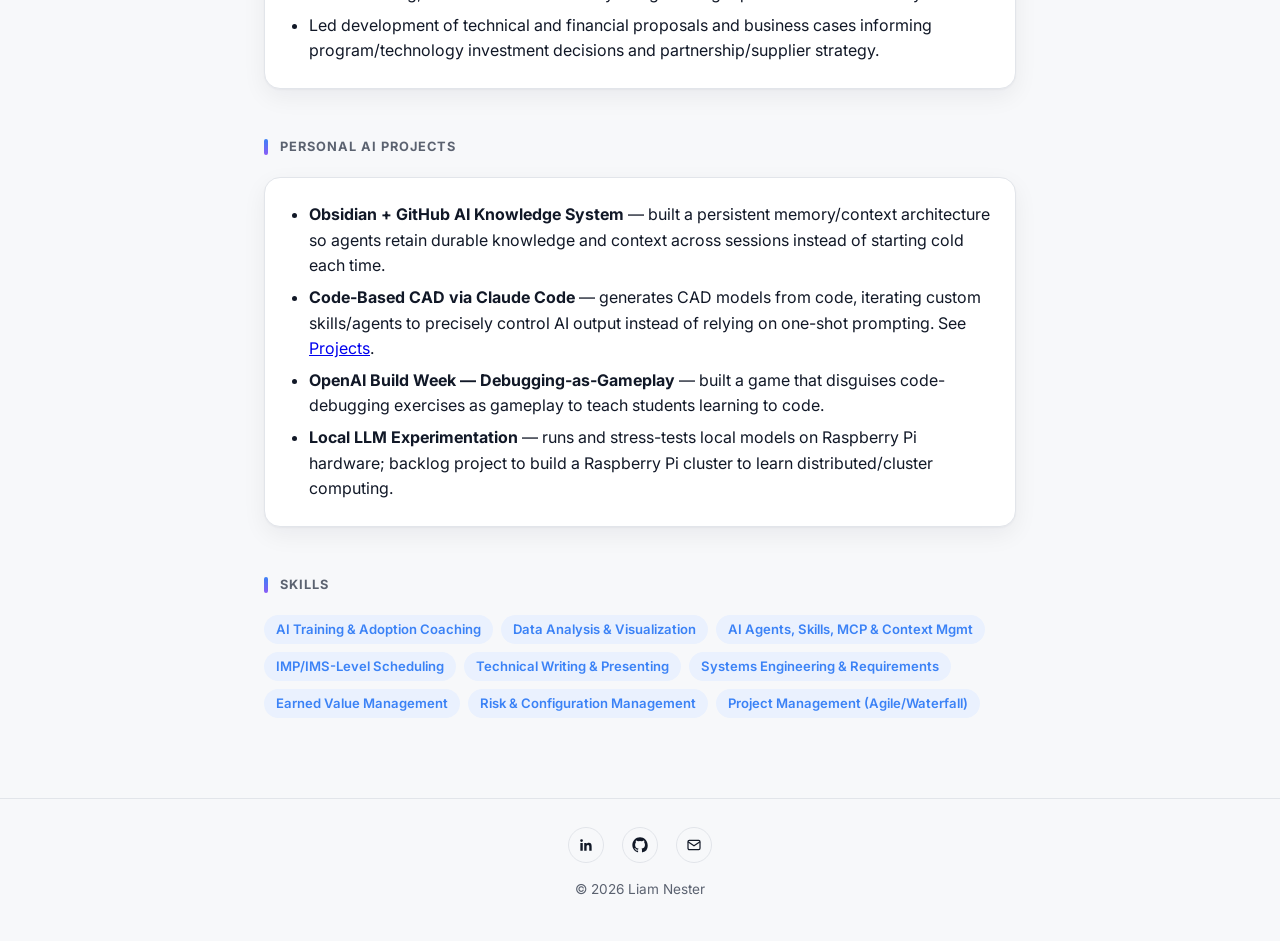
<file: resume.html>
<!DOCTYPE html>
<html lang="en">
<head>
  <meta charset="UTF-8" />
  <meta name="viewport" content="width=device-width, initial-scale=1.0" />
  <link rel="preconnect" href="https://fonts.googleapis.com" />
  <link rel="preconnect" href="https://fonts.gstatic.com" crossorigin />
  <link href="https://fonts.googleapis.com/css2?family=Inter:wght@400;500;600;700;800&display=swap" rel="stylesheet" />
  <title>Resume | Liam Nester</title>
  <meta name="description" content="Resume of Liam Nester, an aerospace project engineer with experience in propulsion systems, program management, and data analysis." />
  <link rel="canonical" href="https://liamnester97.github.io/resume.html" />
  <meta property="og:type" content="website" />
  <meta property="og:title" content="Resume | Liam Nester" />
  <meta property="og:description" content="Resume of Liam Nester, an aerospace project engineer with experience in propulsion systems, program management, and data analysis." />
  <meta property="og:url" content="https://liamnester97.github.io/resume.html" />
  <meta property="og:image" content="https://liamnester97.github.io/assets/images/headshot.jpg" />
  <meta name="twitter:card" content="summary_large_image" />
  <meta name="twitter:title" content="Resume | Liam Nester" />
  <meta name="twitter:description" content="Resume of Liam Nester, an aerospace project engineer with experience in propulsion systems, program management, and data analysis." />
  <meta name="twitter:image" content="https://liamnester97.github.io/assets/images/headshot.jpg" />
  <link rel="icon" href="assets/favicon.svg" type="image/svg+xml" />
  <link rel="stylesheet" href="style.css" />
</head>
<body>
  <header class="site-header">
    <div class="wrap">
      <a class="brand" href="index.html">Liam Nester</a>
      <nav class="main-nav">
        <a href="index.html">About</a>
        <a href="experience.html">Experience</a>
        <a href="projects.html">Projects</a>
        <a href="resume.html" class="active">Resume</a>
        <a href="contact.html">Contact</a>
      </nav>
    </div>
  </header>

  <main>
    <div class="wrap">
      <p class="eyebrow">Resume</p>
      <h1>Resume</h1>
      <p class="lede">Denver, CO</p>
      <p class="resume-download"><a class="button button--primary" href="assets/Liam-Nester-Resume.pdf" download>Download PDF Résumé</a></p>

      <section>
        <h2>Education</h2>
        <div class="edu-row">
          <h3>M.S. Business Administration, Data Analysis</h3>
          <span class="meta">Univ. of North Alabama, Florence, AL, Exp. May 2026</span>
        </div>
        <div class="edu-row">
          <h3>M.S. Mechanical Engineering, Thermal-Fluid Sciences</h3>
          <span class="meta">The University of Alabama, Tuscaloosa, AL, May 2021</span>
        </div>
        <div class="edu-row">
          <h3>B.S. Mechanical Engineering</h3>
          <span class="meta">The University of Alabama, Tuscaloosa, AL, May 2020</span>
        </div>
      </section>

      <section>
        <h2>Work Experience</h2>
        <div class="card">
          <h3>Liquids Project Engineer, Transporter / Transfer Stage, Lunar Permanence</h3>
          <p class="meta">Blue Origin, Highlands Ranch, CO, 2026 to Present</p>
          <ul>
            <li>Own integration and execution of liquids subsystem development across full lifecycle (definition, design, build, test, and delivery), including requirements traceability, configuration control, and risk/change management across design, analysis, manufacturing, and supplier stakeholders.</li>
            <li>Translate program objectives into actionable work scope, leading cross-functional engineering teams and responsible engineers through backlog management and task prioritization to keep technical decisions aligned with program milestones.</li>
            <li>Serve as primary interface between engineering, program management, and supply chain to align priorities, manage trade-offs, and ensure delivery against program objectives.</li>
            <li>Designed a repeatable process for rapidly iterating IMS/MS Project schedules with Claude Code, building custom agents and skills that encode the team's scheduling logic to produce consistent, reusable outputs instead of one-off manual edits.</li>
            <li>Built Jira-integrated reporting agents that pull and structure subsystem status data into a standing report format for scrums and management reviews, replacing manual compilation.</li>
            <li>Daily hands-on builder of custom agents/skills and MCP-connected tools across Claude Code, Codex, and BlueGPT, with working knowledge of context-window and tool-input management to keep outputs reliable.</li>
            <li>Coach teammates on adopting AI tools for their own workflows, including Windchill, Jira, and analysis/design scripting for their subsystems &mdash; grassroots adoption driven by genuine enthusiasm for teaching, not a formal training mandate.</li>
          </ul>
        </div>
        <div class="card">
          <h3>Senior Specialist Project Engineer, Research/Development Solid Rocket Motors (SRMs)</h3>
          <p class="meta">Aerojet Rocketdyne (AR), an L3Harris company, Denver, CO, 2020 to 2025<br>Relevant programs: LM NGI (Stage 2 SRM IPTL / CAM), LM FBM PBCS and NFJM (Project Engineer)</p>
          <ul>
            <li>Managed cost, schedule (IMS), and technical performance across 10+ control accounts (Discrete/LOE) totaling $15M+, using EAC/ETC, VARs, BCRs, and WBS to drive recovery planning and decision-making, while leading cross-functional design, analysis, manufacturing, and test teams from early design through qualification and delivery.</li>
            <li>Led development of technical and financial proposals and business cases informing program/technology investment decisions and partnership/supplier strategy.</li>
          </ul>
        </div>
      </section>

      <section>
        <h2>Personal AI Projects</h2>
        <div class="card">
          <ul>
            <li><strong>Obsidian + GitHub AI Knowledge System</strong> &mdash; built a persistent memory/context architecture so agents retain durable knowledge and context across sessions instead of starting cold each time.</li>
            <li><strong>Code-Based CAD via Claude Code</strong> &mdash; generates CAD models from code, iterating custom skills/agents to precisely control AI output instead of relying on one-shot prompting. See <a href="projects.html">Projects</a>.</li>
            <li><strong>OpenAI Build Week &mdash; Debugging-as-Gameplay</strong> &mdash; built a game that disguises code-debugging exercises as gameplay to teach students learning to code.</li>
            <li><strong>Local LLM Experimentation</strong> &mdash; runs and stress-tests local models on Raspberry Pi hardware; backlog project to build a Raspberry Pi cluster to learn distributed/cluster computing.</li>
          </ul>
        </div>
      </section>

      <section>
        <h2>Skills</h2>
        <div class="pill-row">
          <span class="pill">AI Training &amp; Adoption Coaching</span>
          <span class="pill">Data Analysis &amp; Visualization</span>
          <span class="pill">AI Agents, Skills, MCP &amp; Context Mgmt</span>
          <span class="pill">IMP/IMS-Level Scheduling</span>
          <span class="pill">Technical Writing &amp; Presenting</span>
          <span class="pill">Systems Engineering &amp; Requirements</span>
          <span class="pill">Earned Value Management</span>
          <span class="pill">Risk &amp; Configuration Management</span>
          <span class="pill">Project Management (Agile/Waterfall)</span>
        </div>
      </section>
    </div>
  </main>

  <footer class="site-footer">
    <div class="wrap">
      <div class="icon-links icon-links--sm">
        <a class="icon-link" href="https://www.linkedin.com/in/liamnester/" target="_blank" rel="noopener noreferrer" aria-label="LinkedIn">
          <svg viewBox="0 0 24 24" fill="currentColor" aria-hidden="true"><path d="M20.45 20.45h-3.56v-5.57c0-1.33-.02-3.04-1.85-3.04-1.85 0-2.14 1.45-2.14 2.94v5.67H9.34V9h3.42v1.56h.05c.48-.9 1.64-1.85 3.37-1.85 3.6 0 4.27 2.37 4.27 5.45v6.29zM5.34 7.43a2.07 2.07 0 1 1 0-4.14 2.07 2.07 0 0 1 0 4.14zM7.12 20.45H3.56V9h3.56v11.45z"/></svg>
        </a>
        <a class="icon-link" href="https://github.com/liamnester97" target="_blank" rel="noopener noreferrer" aria-label="GitHub">
          <svg viewBox="0 0 24 24" fill="currentColor" aria-hidden="true"><path d="M12 .5C5.73.5.5 5.73.5 12c0 5.1 3.29 9.4 7.86 10.94.57.1.79-.25.79-.55 0-.27-.01-1.15-.02-2.08-3.2.7-3.87-1.36-3.87-1.36-.53-1.33-1.29-1.69-1.29-1.69-1.05-.72.08-.71.08-.71 1.17.08 1.78 1.2 1.78 1.2 1.03 1.77 2.7 1.26 3.36.96.1-.75.4-1.26.73-1.55-2.55-.29-5.23-1.28-5.23-5.68 0-1.25.45-2.28 1.19-3.08-.12-.29-.52-1.46.11-3.05 0 0 .97-.31 3.18 1.18a11.06 11.06 0 0 1 5.79 0c2.2-1.49 3.18-1.18 3.18-1.18.63 1.59.23 2.76.11 3.05.74.8 1.19 1.83 1.19 3.08 0 4.41-2.69 5.38-5.25 5.67.41.36.78 1.07.78 2.16 0 1.56-.01 2.82-.01 3.2 0 .31.21.66.8.55A10.52 10.52 0 0 0 23.5 12C23.5 5.73 18.27.5 12 .5z"/></svg>
        </a>
        <a class="icon-link" href="mailto:liammnester@gmail.com" aria-label="Email">
          <svg viewBox="0 0 24 24" fill="none" stroke="currentColor" stroke-width="1.8" aria-hidden="true"><rect x="3" y="5" width="18" height="14" rx="2"/><path d="M3 7l9 6 9-6"/></svg>
        </a>
      </div>
      <div>&copy; 2026 Liam Nester</div>
    </div>
  </footer>
</body>
</html>
</file>
<file: style.css>
:root {
  --bg: #f7f8fa;
  --surface: #ffffff;
  --text: #111827;
  --text-muted: #5b6270;
  --border: #e2e5ea;
  --accent: #3B82F6;
  --accent-2: #8B5CF6;
  --accent-soft: #eaf1fe;
  --accent-gradient: linear-gradient(135deg, var(--accent), var(--accent-2));
  --accent-gradient-v: linear-gradient(180deg, var(--accent), var(--accent-2));
  --shadow: 0 1px 2px rgba(17, 24, 39, 0.04), 0 8px 24px rgba(17, 24, 39, 0.06);
  --shadow-hover: 0 2px 4px rgba(17, 24, 39, 0.05), 0 16px 32px rgba(17, 24, 39, 0.1);
  --max-width: 800px;
}

@media (prefers-color-scheme: dark) {
  :root {
    --bg: #12141a;
    --surface: #191c24;
    --text: #edeff3;
    --text-muted: #9aa0ac;
    --border: #272b35;
    --accent: #6ea3ec;
    --accent-2: #a78bfa;
    --accent-soft: #1c2740;
    --shadow: 0 1px 2px rgba(0, 0, 0, 0.2), 0 8px 24px rgba(0, 0, 0, 0.28);
    --shadow-hover: 0 2px 4px rgba(0, 0, 0, 0.25), 0 16px 32px rgba(0, 0, 0, 0.35);
  }
}

* { box-sizing: border-box; }

html { scroll-behavior: smooth; }

body {
  margin: 0;
  font-family: "Inter", -apple-system, BlinkMacSystemFont, "Segoe UI", Helvetica, Arial, sans-serif;
  background: var(--bg);
  color: var(--text);
  line-height: 1.6;
  -webkit-font-smoothing: antialiased;
}

.wrap {
  max-width: var(--max-width);
  margin: 0 auto;
  padding: 0 24px;
}

header.site-header {
  position: sticky;
  top: 0;
  z-index: 10;
  background: color-mix(in srgb, var(--bg) 82%, transparent);
  backdrop-filter: blur(10px);
  -webkit-backdrop-filter: blur(10px);
  border-bottom: 1px solid var(--border);
  padding: 20px 0;
}

header.site-header .wrap {
  display: flex;
  align-items: center;
  justify-content: space-between;
  flex-wrap: wrap;
  gap: 12px;
}

.brand {
  font-weight: 800;
  font-size: 1.1rem;
  text-decoration: none;
  color: var(--text);
  letter-spacing: -0.02em;
}

nav.main-nav {
  display: flex;
  flex-wrap: wrap;
  gap: 4px;
}

nav.main-nav a {
  text-decoration: none;
  color: var(--text-muted);
  font-size: 0.92rem;
  font-weight: 600;
  padding: 6px 14px;
  border-radius: 8px;
  transition: color 0.15s ease, background 0.15s ease;
}

nav.main-nav a:hover {
  color: var(--text);
  background: var(--accent-soft);
}

nav.main-nav a.active {
  color: #fff;
  background: var(--accent-gradient);
  text-shadow: 0 1px 2px rgba(0, 0, 0, 0.35);
}

main {
  padding: 48px 0 80px;
}

h1 {
  font-size: 2.75rem;
  font-weight: 800;
  letter-spacing: -0.04em;
  line-height: 1.05;
  margin: 0 0 8px;
}

.eyebrow {
  color: var(--accent);
  font-weight: 700;
  font-size: 0.85rem;
  text-transform: uppercase;
  letter-spacing: 0.06em;
  margin: 0 0 16px;
}

.lede {
  font-size: 1.15rem;
  color: var(--text-muted);
  max-width: 58ch;
}

/* Editorial hero (About page) */
.hero {
  display: flex;
  align-items: center;
  gap: 32px;
  padding-top: 8px;
}

.hero-photo {
  flex: 0 0 auto;
  width: 128px;
  height: 128px;
  border-radius: 50%;
  padding: 4px;
  background: var(--accent-gradient);
  box-shadow: var(--shadow);
}

.hero-photo img {
  width: 100%;
  height: 100%;
  border-radius: 50%;
  border: 4px solid var(--surface);
  object-fit: cover;
  display: block;
}

.hero-text h1 {
  font-size: 3.4rem;
  font-weight: 800;
  line-height: 1.02;
  letter-spacing: -0.04em;
  margin-bottom: 10px;
}

.hero-role {
  display: inline-block;
  background: var(--accent-gradient);
  -webkit-background-clip: text;
  background-clip: text;
  color: transparent;
  font-weight: 800;
  font-size: 1.1rem;
  margin: 0 0 14px;
}

.hero-text .lede {
  margin: 0;
}

.hero-actions {
  display: flex;
  flex-wrap: wrap;
  gap: 10px;
  margin-top: 22px;
}

.button {
  display: inline-flex;
  align-items: center;
  justify-content: center;
  min-height: 44px;
  padding: 9px 16px;
  border: 1px solid transparent;
  border-radius: 9px;
  font-size: 0.9rem;
  font-weight: 700;
  line-height: 1.2;
  text-decoration: none;
  transition: color 0.15s ease, background 0.15s ease, border-color 0.15s ease, transform 0.15s ease, box-shadow 0.15s ease;
}

.button--primary {
  color: #fff;
  background: var(--accent-gradient);
  box-shadow: 0 5px 14px rgba(59, 130, 246, 0.2);
}

.button--secondary {
  color: var(--text);
  background: var(--surface);
  border-color: var(--border);
}

.button:hover {
  transform: translateY(-2px);
}

.button--primary:hover {
  box-shadow: 0 8px 18px rgba(59, 130, 246, 0.28);
}

.button--secondary:hover {
  color: var(--accent);
  border-color: var(--accent);
  background: var(--accent-soft);
}

.button:focus-visible {
  outline: 3px solid var(--accent-2);
  outline-offset: 3px;
}

.resume-download {
  margin: 24px 0 0;
}

@media (max-width: 560px) {
  .hero { gap: 20px; }
  .hero-photo { width: 84px; height: 84px; }
  .hero-text h1 { font-size: 2.2rem; }
}

/* Education rows (lighter than .card) */
.edu-row {
  display: flex;
  align-items: baseline;
  justify-content: space-between;
  gap: 16px;
  padding: 14px 0;
  border-bottom: 1px solid var(--border);
}

.edu-row:last-child { border-bottom: none; }

.edu-row h3 {
  margin: 0;
  font-size: 1rem;
  font-weight: 600;
}

.edu-row .meta {
  color: var(--text-muted);
  font-size: 0.88rem;
  text-align: right;
  white-space: nowrap;
}

@media (max-width: 560px) {
  .edu-row { flex-direction: column; gap: 2px; }
  .edu-row .meta { text-align: left; }
}

/* Timeline (Experience page) */
.timeline {
  position: relative;
  padding-left: 28px;
}

.timeline::before {
  content: "";
  position: absolute;
  left: 5px;
  top: 6px;
  bottom: 6px;
  width: 2px;
  background: var(--border);
}

.timeline-item {
  position: relative;
  margin-bottom: 40px;
}

.timeline-item:last-child { margin-bottom: 0; }

.timeline-item::before {
  content: "";
  position: absolute;
  left: -28px;
  top: 6px;
  width: 12px;
  height: 12px;
  border-radius: 50%;
  background: var(--accent-gradient);
  border: 2px solid var(--bg);
  box-shadow: 0 0 0 2px var(--accent);
}

.timeline-date {
  color: var(--accent);
  font-weight: 600;
  font-size: 0.85rem;
  text-transform: uppercase;
  letter-spacing: 0.05em;
  margin: 0 0 8px;
}

/* Compact education milestones within the timeline */
.timeline-item--edu::before {
  width: 8px;
  height: 8px;
  left: -26px;
  top: 8px;
  background: var(--bg);
  border: 2px solid var(--accent);
  box-shadow: none;
}

.timeline-item--edu {
  margin-bottom: 24px;
}

.timeline-edu-row {
  display: flex;
  align-items: baseline;
  justify-content: space-between;
  gap: 16px;
}

.timeline-edu-row h3 {
  margin: 0;
  font-size: 0.98rem;
  font-weight: 600;
  color: var(--text-muted);
}

.timeline-edu-row .meta {
  color: var(--text-muted);
  font-size: 0.85rem;
  white-space: nowrap;
}

@media (max-width: 560px) {
  .timeline-edu-row { flex-direction: column; gap: 2px; }
}

section {
  margin-top: 48px;
}

section h2 {
  position: relative;
  font-size: 0.8rem;
  font-weight: 700;
  text-transform: uppercase;
  letter-spacing: 0.08em;
  color: var(--text-muted);
  padding-left: 16px;
  margin-bottom: 20px;
}

section h2::before {
  content: "";
  position: absolute;
  left: 0;
  top: 2px;
  bottom: 2px;
  width: 4px;
  border-radius: 999px;
  background: var(--accent-gradient-v);
}

.card {
  background: var(--surface);
  border: 1px solid var(--border);
  border-radius: 16px;
  padding: 24px;
  margin-bottom: 16px;
  box-shadow: var(--shadow);
  transition: box-shadow 0.2s ease, transform 0.2s ease;
}

.card:hover {
  box-shadow: var(--shadow-hover);
  transform: translateY(-2px);
}

.card h3 {
  margin: 0 0 4px;
  font-size: 1.05rem;
  font-weight: 700;
}

.card .meta {
  color: var(--text-muted);
  font-size: 0.9rem;
  margin-bottom: 12px;
}

.card ul {
  margin: 0;
  padding-left: 20px;
}

.card li {
  margin-bottom: 6px;
}

.card li:last-child {
  margin-bottom: 0;
}

.pill-row {
  display: flex;
  flex-wrap: wrap;
  gap: 8px;
  margin-top: 8px;
}

.pill {
  background: var(--accent-soft);
  color: var(--accent);
  font-size: 0.82rem;
  font-weight: 600;
  padding: 4px 12px;
  border-radius: 999px;
}

.pill--status {
  background: transparent;
  color: var(--text-muted);
  border: 1px solid var(--border);
}

.pill--status-live {
  background: var(--accent-soft);
  color: var(--accent);
  border-color: transparent;
}

.btn-primary {
  display: inline-flex;
  align-items: center;
  gap: 10px;
  background: var(--accent-gradient);
  color: #fff;
  font-weight: 700;
  font-size: 1rem;
  padding: 12px 22px;
  border-radius: 999px;
  text-decoration: none;
  box-shadow: var(--shadow);
  transition: box-shadow 0.2s ease, transform 0.2s ease;
}

.btn-primary:hover {
  box-shadow: var(--shadow-hover);
  transform: translateY(-1px);
}

.btn-primary svg {
  width: 18px;
  height: 18px;
  flex-shrink: 0;
}

.card-thumb {
  width: 100%;
  height: 200px;
  border-radius: 10px;
  margin-bottom: 16px;
  background: var(--accent-gradient);
  opacity: 0.85;
  object-fit: cover;
  object-position: center;
  display: block;
}

.card-thumb-row {
  display: flex;
  flex-wrap: wrap;
  justify-content: center;
  gap: 8px;
  margin-bottom: 16px;
}

.card-thumb-row img,
.card-thumb-row .card-thumb {
  flex: 0 1 auto;
  width: auto;
  max-width: 100%;
  height: 140px;
  border-radius: 10px;
  object-fit: contain;
  background: #0d0f14;
  display: block;
  margin-bottom: 0;
}

.card-thumb-box {
  width: 100%;
  height: 200px;
  border-radius: 10px;
  margin-bottom: 16px;
  background: var(--accent-gradient);
  display: flex;
  align-items: center;
  justify-content: center;
  overflow: hidden;
}

.card-thumb-box img {
  max-width: 85%;
  max-height: 85%;
  object-fit: contain;
  background: transparent;
  border-radius: 0;
  display: block;
}

.card-thumb-row--boxed {
  align-items: stretch;
  gap: 0;
  background: var(--accent-gradient);
  border-radius: 10px;
  overflow: hidden;
}

.card-thumb-row--boxed .card-thumb-box {
  flex: 1 1 0;
  margin-bottom: 0;
  border-radius: 0;
  background: transparent;
}

.skills-label {
  color: var(--text-muted);
  font-size: 0.9rem;
  font-weight: 600;
  margin: 0 0 12px;
}

.skills-row {
  margin-bottom: 32px;
}

.card-links {
  display: flex;
  gap: 16px;
  margin: 12px 0 0;
}

.card-links a {
  color: var(--accent);
  font-weight: 600;
  font-size: 0.9rem;
  text-decoration: none;
}

.card-links a:hover {
  text-decoration: underline;
}

footer.site-footer {
  border-top: 1px solid var(--border);
  padding: 28px 0 40px;
  color: var(--text-muted);
  font-size: 0.85rem;
}

footer.site-footer .wrap {
  display: flex;
  flex-direction: column;
  align-items: center;
  gap: 16px;
  text-align: center;
}

/* Bracket-accented section heading (e.g. "Connect") */
.section-label {
  display: inline-block;
  position: relative;
  margin: 0 0 28px;
  padding: 6px 18px;
  font-size: 1.4rem;
  font-weight: 700;
  letter-spacing: -0.01em;
  text-transform: none;
  color: var(--text);
  border-bottom: none;
}

.section-label::before,
.section-label::after {
  content: "";
  position: absolute;
  top: 0;
  bottom: 0;
  width: 10px;
  border: 2px solid var(--accent);
}

.section-label::before {
  left: 0;
  border-right: none;
  border-bottom: none;
}

.section-label::after {
  right: 0;
  border-left: none;
  border-top: none;
}

/* Circular icon links (Connect section + footer) */
.icon-links {
  display: flex;
  justify-content: center;
  gap: 18px;
  flex-wrap: wrap;
}

.icon-link {
  display: flex;
  align-items: center;
  justify-content: center;
  width: 48px;
  height: 48px;
  border-radius: 50%;
  border: 1.5px solid var(--border);
  color: var(--text);
  transition: border-color 0.15s ease, color 0.15s ease, background 0.15s ease, transform 0.15s ease;
}

.icon-link svg {
  width: 20px;
  height: 20px;
}

.icon-link:hover {
  border-color: transparent;
  color: #fff;
  background: var(--accent-gradient);
  transform: translateY(-2px);
}

.icon-links--sm .icon-link {
  width: 36px;
  height: 36px;
}

.icon-links--sm .icon-link svg {
  width: 16px;
  height: 16px;
}

@media (max-width: 560px) {
  h1 { font-size: 1.9rem; }
  nav.main-nav { gap: 14px; }
  .hero-actions { gap: 8px; }
  .button { flex: 1 1 auto; }
}
</file>
